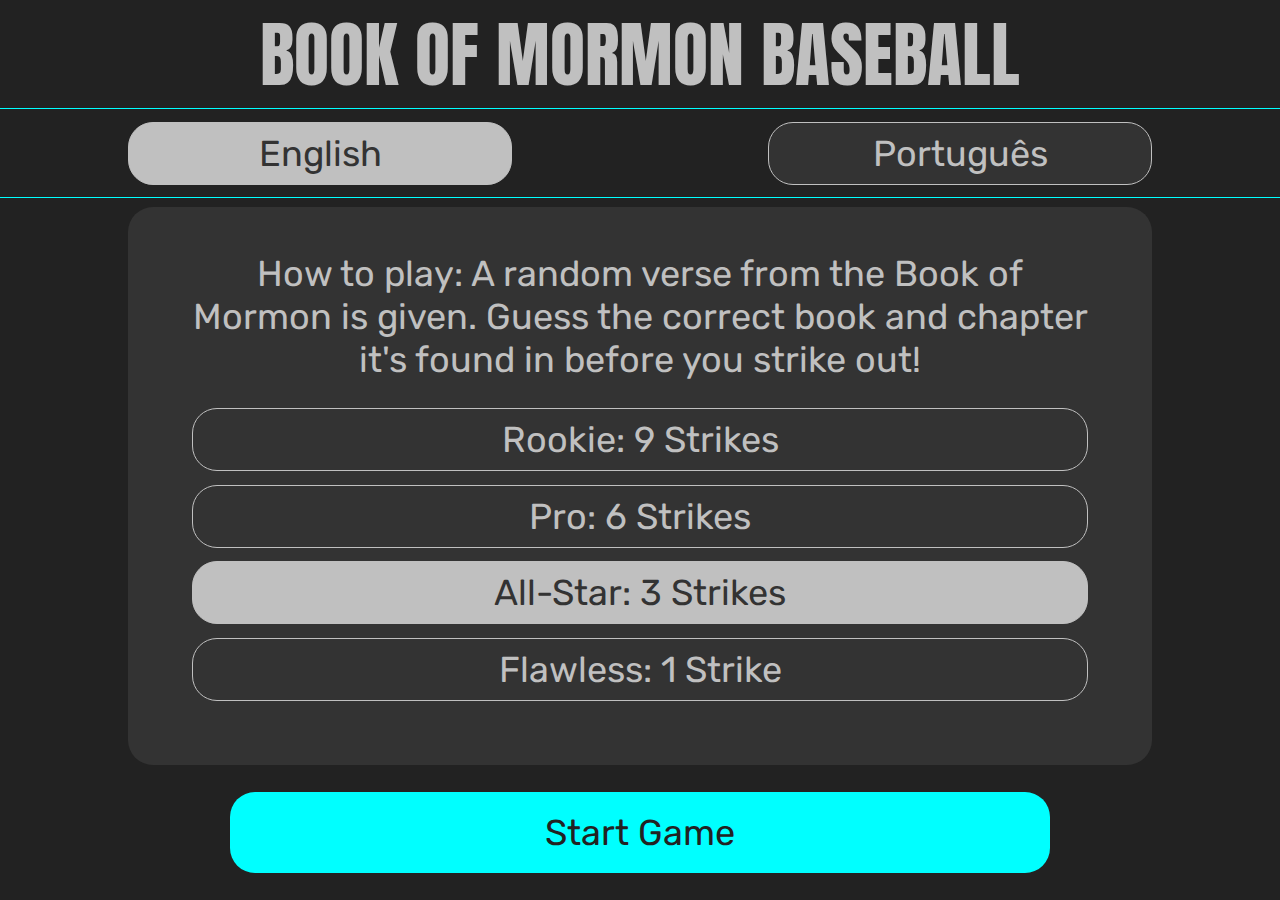
<file: index.html>
<!DOCTYPE html>
<html lang="en">
<head>
  <title>Baseball</title>
  <meta charset="utf-8">
  <link rel="icon" href="favicon.ico">
  <meta name="viewport" content="width=device-width, initial-scale=1.0">
  <link rel="stylesheet" href="styles.css">
  <link rel="stylesheet" href="https://fonts.googleapis.com/css2?family=Rubik&family=Anton">
</head>
<body>
<script src="bofm-eng.js"></script>
<script src="bofm-por.js"></script>
<script src="language-map.js"></script>
<script src="game.js"></script>

<header>
  <div class="title center">BOOK OF MORMON BASEBALL</div>
  <div id="hint" class="hint center">
    <div id="english" class="language">English</div>
    <div id="portuguese" class="language">Português</div>
  </div>
</header>
<div class="main center">
  <div id='scripture' class="scripture center">
    <div class="description">
      How to play: A random verse from the Book of Mormon is given.
      Guess the correct book and chapter it's found in before you strike out!
    </div>
    <div id='rookie' class="difficulty">Rookie: 9 Strikes</div>
    <div id='pro' class="difficulty">Pro: 6 Strikes</div>
    <div id='all-star' class="difficulty">All-Star: 3 Strikes</div>
    <div id='flawless' class="difficulty">Flawless: 1 Strike</div>
  </div>
</div>
<footer class="center">
  <div class="button center">Start Game</div>
</footer>

</body>
</html>
</file>
<file: styles.css>
/* Global Variables */
:root {
    --primary-color: #333333;
    --text-color: #c0c0c0;
    --accent-color: #00ffff;
}

* {
    text-align: center;
    -moz-box-sizing: border-box; 
    -webkit-box-sizing: border-box; 
    box-sizing: border-box; 
}

body {
    height: 100vh;
    width: 100vw;
    display: table;
    background-color: #222222;
    color: var(--text-color);
    font-family: 'Rubik';
    font-size: 4vh;
    margin: 0;
}

.center {
    display: flex;
    justify-content: center;
    align-items: center;
}

header {
    display: table-row;
    height: 23vh;
    width: 100%;
}

.title {
    height: 12vh;
    width: 100%;
    font-size: 8vh;
    font-family: 'Anton';
}

.hint {
    height: 10vh;
    width: 100%;
    border-bottom: var(--accent-color) solid 1px;
    border-top: var(--accent-color) solid 1px;
}

.language {
    width: 30%;
    margin: 1.5vh auto;
    padding: 1vh;
    border-radius: 25px;
    background-color: var(--primary-color);
    border: var(--text-color) solid 1px;
}

.main {
    display: table-row;
    width: 100%;
    height: 100%;
}

.scripture {
    margin: 0vh 10vw;
    padding: 5vh 5vw;
    width: 80%;
    height: 100%;
    display: block;
    border-radius: 25px;
    background-color: var(--primary-color);
    overflow-y: auto;
}

.disabled {
    background-color: #666666;
}

.description {
    padding-bottom: 1.5vh;
}

.difficulty {
    margin: 1.5vh 0vh;
    padding: 1vh;
    border-radius: 25px;
    border: var(--text-color) solid 1px;
}

::-webkit-scrollbar {
    background-color: var(--primary-color);
    width: .7vw;
}

::-webkit-scrollbar-thumb {
    background: var(--text-color);
    border-radius: 10px;
}

footer {
    display: table-row;
    width: 80%;
    margin: 0vh 10vw;
    height: 15vh;
}

.button {
    border-radius: 25px;
    width: 80%;
    height: 60%;
    background-color: var(--accent-color);
    color: #222222;
}

/* For Mobile */
@media (max-width: 750px) {
    body {
        font-size: 3vh;
        height: 92vh;
    }
    .hint {
        height: 9vh;
    }
    .language {
        width: 45%;
        margin: 1vh auto;
    }
    .title {
        font-size: 3.5vh;
    }
    .scripture {
        margin: 0%;
        width: 100vw;
        border-radius: 0vw;
        padding: 3vh 5vw;
    }
  }
</file>
